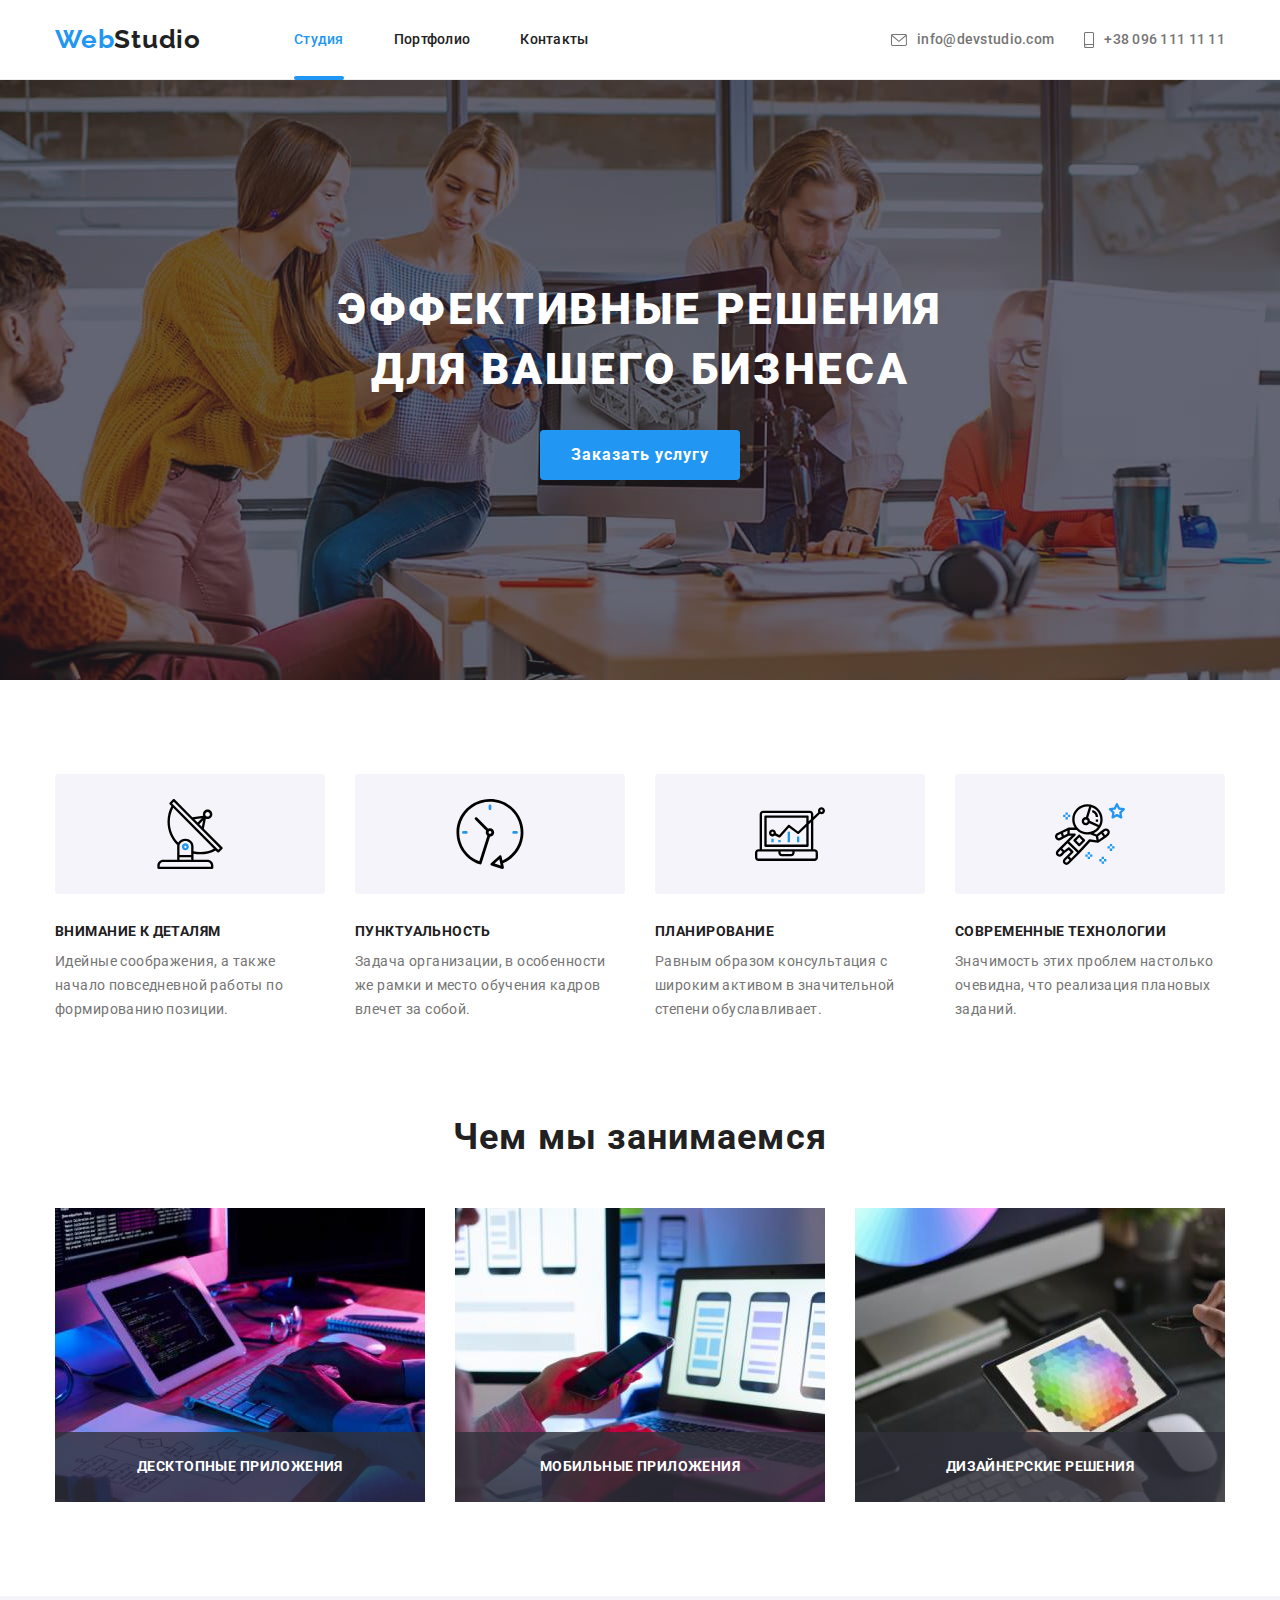
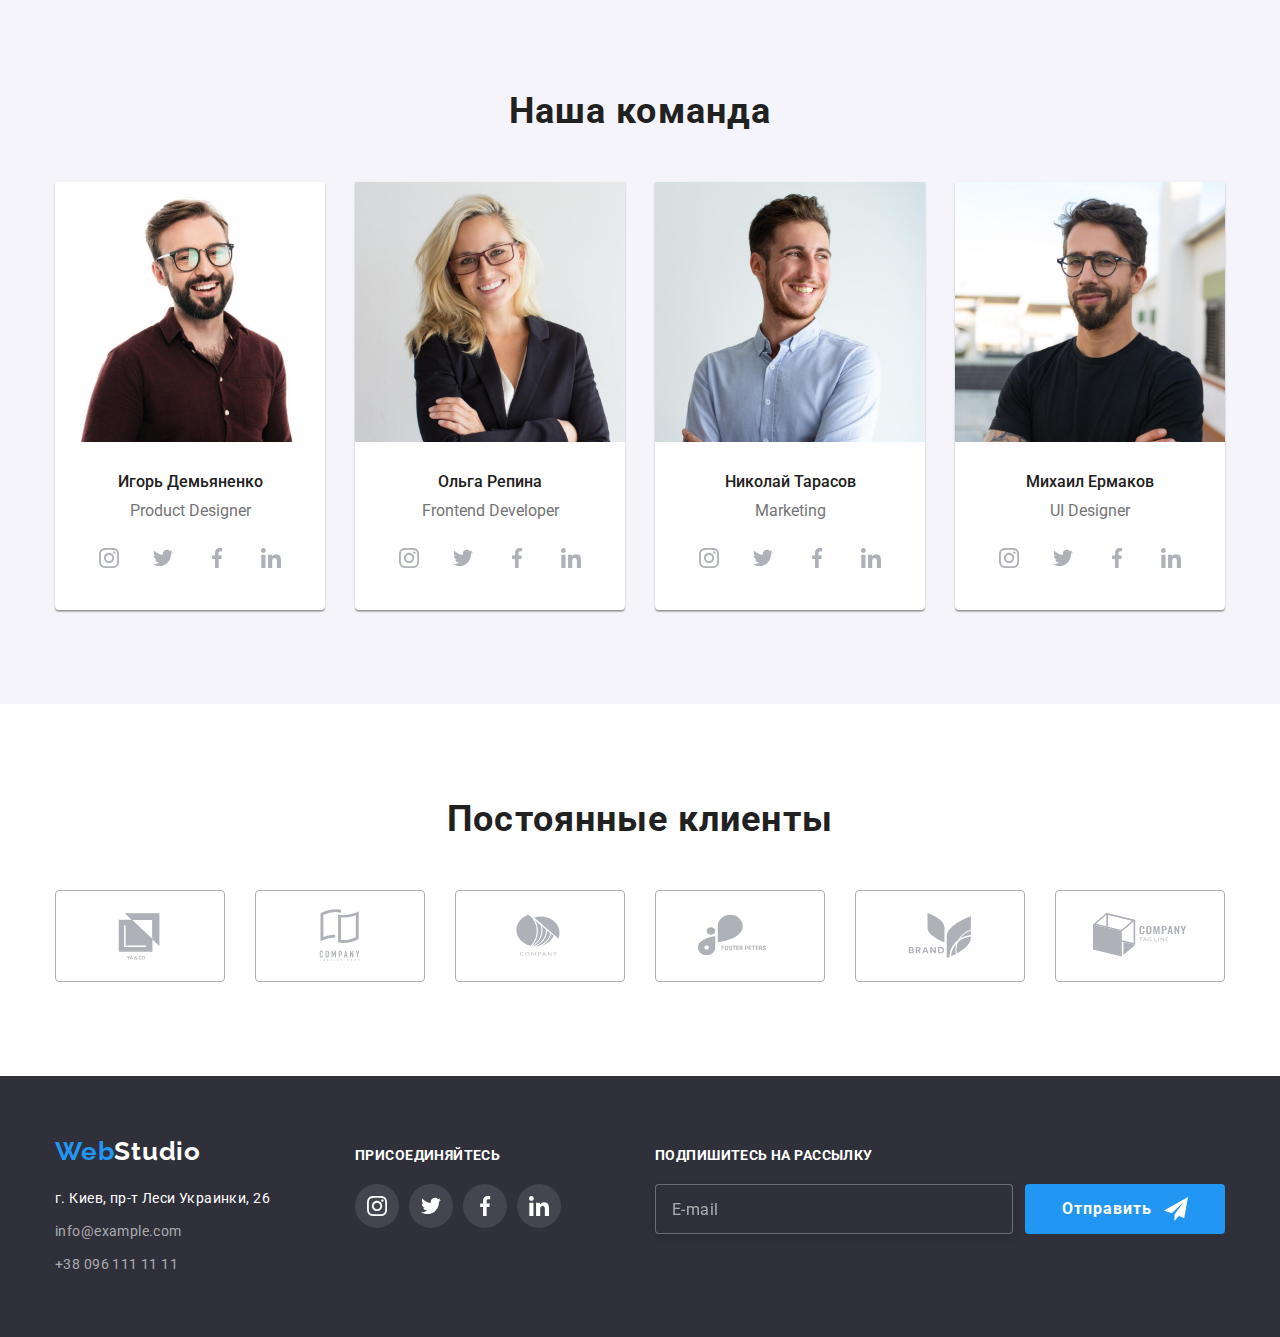
<file: index.html>
<!DOCTYPE html>
<html lang="ru">
  <head>
    <meta charset="UTF-8" />
    <meta http-equiv="X-UA-Compatible" content="IE=edge" />
    <meta name="viewport" content="width=device-width, initial-scale=1.0" />
    <title>Главная страница студии</title>
    <link rel="preconnect" href="https://fonts.googleapis.com" />
    <link rel="preconnect" href="https://fonts.gstatic.com" crossorigin />
    <link
      href="https://fonts.googleapis.com/css2?family=Raleway:wght@700&family=Roboto:wght@400;500;700;900&display=swap"
      rel="stylesheet"
    />
    <link
      rel="stylesheet"
      href="https://cdnjs.cloudflare.com/ajax/libs/modern-normalize/1.1.0/modern-normalize.min.css"
    />
    <link rel="stylesheet" href="./css/main.min.css" / >
  </head>

  <body>
    <header class="header-section">
      <div class="container header-section__container">
        <nav class="main-nav">
          <a lang="en" href="./index.html" class="logo"
            >Web<span class="logo__span">Studio</span></a
          >
          <ul class="main-nav__list">
            <li class="main-nav__item">
              <a href="./index.html" class="main-nav__link main-nav__link--current-page">Студия</a>
            </li>

            <li class="main-nav__item">
              <a href="./portfolio.html" class="main-nav__link">Портфолио</a>
            </li>

            <li class="main-nav__item">
              <a href="" class="main-nav__link">Контакты</a>
            </li>
          </ul>
        </nav>
        <ul class="contacts">
          <li class="contacts__item">
            <a
              href="mailto:info@devstudio.com"
              class="contacts__link"
              aria-label="Написать на почту"
            >
              <svg class="contacts__icon" width="16" height="12">
                <use href="./images/icons.svg#envelope"></use>
              </svg>
              info@devstudio.com
            </a>
          </li>

          <li class="contacts__item">
            <a href="tel:+380961111111" class="contacts__link" aria-label="Позвонить">
              <svg class="contacts__icon" width="10" height="16">
                <use href="./images/icons.svg#smartphone"></use>
              </svg>
              +38 096 111 11 11
            </a>
          </li>
        </ul>
      </div>
    </header>

    <main>
      <!--Hero-->
      <section class="hero-section">
        <div class="container">
          <h1 class="hero-section__title">
            Эффективные решения<br />
            для Вашего бизнеса
          </h1>
          <a class="button" data-modal-open>Заказать услугу</a>
        </div>
      </section>
      <!--Features-->
      <section class="section">
        <div class="container">
          <!--Скрытый заголовок, которого нет в макете-->
          <h2 class="section__title visually-hidden">Особенности</h2>
          <ul class="features-list">
            <li class="features-list__item">
              <div class="features-list__icon-box">
                <svg class="features-list__icon" width="70" height="70">
                  <use href="./images/icons.svg#antenna"></use>
                </svg>
              </div>
              <h3 class="features-list__title">Внимание к деталям</h3>
              <p class="features-list__text">
                Идейные соображения, а также начало повседневной работы по формированию позиции.
              </p>
            </li>

            <li class="features-list__item">
              <div class="features-list__icon-box">
                <svg class="features-list__icon" width="70" height="70">
                  <use href="./images/icons.svg#clock"></use>
                </svg>
              </div>
              <h3 class="features-list__title">Пунктуальность</h3>
              <p class="features-list__text">
                Задача организации, в особенности же рамки и место обучения кадров влечет за собой.
              </p>
            </li>

            <li class="features-list__item">
              <div class="features-list__icon-box">
                <svg class="features-list__icon" width="70" height="70">
                  <use href="./images/icons.svg#diagram"></use>
                </svg>
              </div>
              <h3 class="features-list__title">Планирование</h3>
              <p class="features-list__text">
                Равным образом консультация с широким активом в значительной степени обуславливает.
              </p>
            </li>

            <li class="features-list__item">
              <div class="features-list__icon-box">
                <svg class="features-list__icon" width="70" height="70">
                  <use href="./images/icons.svg#astronaut"></use>
                </svg>
              </div>
              <h3 class="features-list__title">Современные технологии</h3>
              <p class="features-list__text">
                Значимость этих проблем настолько очевидна, что реализация плановых заданий.
              </p>
            </li>
          </ul>
        </div>
      </section>
      <!--Our profile-->
      <section class="section section--no-padding">
        <div class="container">
          <h2 class="section__title">Чем мы занимаемся</h2>
          <ul class="work-list">
            <li class="work-list__item">
              <img src="./images/main/whatwedo1.jpg" alt="Картинка1" width="370" height="294" />
              <div class="work-list__overlay">
                <h3 class="work-list__title">Десктопные приложения</h3>
              </div>
            </li>

            <li class="work-list__item">
              <img src="./images/main/whatwedo2.jpg" alt="Картинка2" width="370" height="294" />
              <div class="work-list__overlay">
                <h3 class="work-list__title">Мобильные приложения</h3>
              </div>
            </li>

            <li class="work-list__item">
              <img src="./images/main/whatwedo3.jpg" alt="Картинка3" width="370" height="294" />
              <div class="work-list__overlay">
                <h3 class="work-list__title">Дизайнерские решения</h3>
              </div>
            </li>
          </ul>
        </div>
      </section>

      <!--Our team-->
      <section class="section section--another-bg-color">
        <div class="container">
          <h2 class="section__title">Наша команда</h2>
          <ul class="team-list">
            <li class="team-list__item">
              <img src="./images/main/teammate1.jpg" alt="Член команды" width="270" height="260" />
              <div class="team-list__meta">
                <h3 class="team-list__title">Игорь Демьяненко</h3>
                <p lang="en" class="team-list__text">Product Designer</p>
                <ul class="socials-list">
                  <li class="socials-list__item">
                    <a
                      class="socials-list__link"
                      href=""
                      target="_blank"
                      rel="noopener noreferrer"
                      aria-label="Иконка instagram"
                    >
                      <svg class="socials-list__icon" width="20" height="20">
                        <use href="./images/icons.svg#instagram"></use>
                      </svg>
                    </a>
                  </li>

                  <li class="socials-list__item">
                    <a
                      class="socials-list__link"
                      href=""
                      target="_blank"
                      rel="noopener noreferrer"
                      aria-label="Иконка twitter"
                    >
                      <svg class="socials-list__icon" width="20" height="20">
                        <use href="./images/icons.svg#twitter"></use>
                      </svg>
                    </a>
                  </li>

                  <li class="socials-list__item">
                    <a
                      class="socials-list__link"
                      href=""
                      target="_blank"
                      rel="noopener noreferrer"
                      aria-label="Иконка facebook"
                    >
                      <svg class="socials-list__icon" width="20" height="20">
                        <use href="./images/icons.svg#facebook"></use>
                      </svg>
                    </a>
                  </li>

                  <li class="socials-list__item">
                    <a
                      class="socials-list__link"
                      href=""
                      target="_blank"
                      rel="noopener noreferrer"
                      aria-label="Иконка linkedin"
                    >
                      <svg class="socials-list__icon" width="20" height="20">
                        <use href="./images/icons.svg#linkedin"></use>
                      </svg>
                    </a>
                  </li>
                </ul>
              </div>
            </li>

            <li class="team-list__item">
              <img src="./images/main/teammate2.jpg" alt="Член команды" width="270" height="260" />
              <div class="team-list__meta">
                <h3 class="team-list__title">Ольга Репина</h3>
                <p lang="en" class="team-list__text">Frontend Developer</p>
                <ul class="socials-list">
                  <li class="socials-list__item">
                    <a
                      class="socials-list__link"
                      href=""
                      target="_blank"
                      rel="noopener noreferrer"
                      aria-label="Иконка instagram"
                    >
                      <svg class="socials-list__icon" width="20" height="20">
                        <use href="./images/icons.svg#instagram"></use>
                      </svg>
                    </a>
                  </li>

                  <li class="socials-list__item">
                    <a
                      class="socials-list__link"
                      href=""
                      target="_blank"
                      rel="noopener noreferrer"
                      aria-label="Иконка twitter"
                    >
                      <svg class="socials-list__icon" width="20" height="20">
                        <use href="./images/icons.svg#twitter"></use>
                      </svg>
                    </a>
                  </li>

                  <li class="socials-list__item">
                    <a
                      class="socials-list__link"
                      href=""
                      target="_blank"
                      rel="noopener noreferrer"
                      aria-label="Иконка facebook"
                    >
                      <svg class="socials-list__icon" width="20" height="20">
                        <use href="./images/icons.svg#facebook"></use>
                      </svg>
                    </a>
                  </li>

                  <li class="socials-list__item">
                    <a
                      class="socials-list__link"
                      href=""
                      target="_blank"
                      rel="noopener noreferrer"
                      aria-label="Иконка linkedin"
                    >
                      <svg class="socials-list__icon" width="20" height="20">
                        <use href="./images/icons.svg#linkedin"></use>
                      </svg>
                    </a>
                  </li>
                </ul>
              </div>
            </li>

            <li class="team-list__item">
              <img src="./images/main/teammate3.jpg" alt="Член команды" width="270" height="260" />
              <div class="team-list__meta">
                <h3 class="team-list__title">Николай Тарасов</h3>
                <p lang="en" class="team-list__text">Marketing</p>
                <ul class="socials-list">
                  <li class="socials-list__item">
                    <a
                      class="socials-list__link"
                      href=""
                      target="_blank"
                      rel="noopener noreferrer"
                      aria-label="Иконка instagram"
                    >
                      <svg class="socials-list__icon" width="20" height="20">
                        <use href="./images/icons.svg#instagram"></use>
                      </svg>
                    </a>
                  </li>

                  <li class="socials-list__item">
                    <a
                      class="socials-list__link"
                      href=""
                      target="_blank"
                      rel="noopener noreferrer"
                      aria-label="Иконка twitter"
                    >
                      <svg class="socials-list__icon" width="20" height="20">
                        <use href="./images/icons.svg#twitter"></use>
                      </svg>
                    </a>
                  </li>

                  <li class="socials-list__item">
                    <a
                      class="socials-list__link"
                      href=""
                      target="_blank"
                      rel="noopener noreferrer"
                      aria-label="Иконка facebook"
                    >
                      <svg class="socials-list__icon" width="20" height="20">
                        <use href="./images/icons.svg#facebook"></use>
                      </svg>
                    </a>
                  </li>

                  <li class="socials-list__item">
                    <a
                      class="socials-list__link"
                      href=""
                      target="_blank"
                      rel="noopener noreferrer"
                      aria-label="Иконка linkedin"
                    >
                      <svg class="socials-list__icon" width="20" height="20">
                        <use href="./images/icons.svg#linkedin"></use>
                      </svg>
                    </a>
                  </li>
                </ul>
              </div>
            </li>

            <li class="team-list__item">
              <img src="./images/main/teammate4.jpg" alt="Член команды" width="270" height="260" />
              <div class="team-list__meta">
                <h3 class="team-list__title">Михаил Ермаков</h3>
                <p lang="en" class="team-list__text">UI Designer</p>
                <ul class="socials-list">
                  <li class="socials-list__item">
                    <a
                      class="socials-list__link"
                      href=""
                      target="_blank"
                      rel="noopener noreferrer"
                      aria-label="Иконка instagram"
                    >
                      <svg class="socials-list__icon" width="20" height="20">
                        <use href="./images/icons.svg#instagram"></use>
                      </svg>
                    </a>
                  </li>

                  <li class="socials-list__item">
                    <a
                      class="socials-list__link"
                      href=""
                      target="_blank"
                      rel="noopener noreferrer"
                      aria-label="Иконка twitter"
                    >
                      <svg class="socials-list__icon" width="20" height="20">
                        <use href="./images/icons.svg#twitter"></use>
                      </svg>
                    </a>
                  </li>

                  <li class="socials-list__item">
                    <a
                      class="socials-list__link"
                      href=""
                      target="_blank"
                      rel="noopener noreferrer"
                      aria-label="Иконка facebook"
                    >
                      <svg class="socials-list__icon" width="20" height="20">
                        <use href="./images/icons.svg#facebook"></use>
                      </svg>
                    </a>
                  </li>

                  <li class="socials-list__item">
                    <a
                      class="socials-list__link"
                      href=""
                      target="_blank"
                      rel="noopener noreferrer"
                      aria-label="Иконка linkedin"
                    >
                      <svg class="socials-list__icon" width="20" height="20">
                        <use href="./images/icons.svg#linkedin"></use>
                      </svg>
                    </a>
                  </li>
                </ul>
              </div>
            </li>
          </ul>
        </div>
      </section>

      <!--Постоянные клиенты-->
      <section class="section">
        <div class="container">
          <h2 class="section__title">Постоянные клиенты</h2>
          <ul class="clients-list">
            <li class="clients-list__item">
              <a
                class="clients-list__link"
                href=""
                target="_blank"
                rel="noopener noreferrer"
                aria-label="Клиент1"
              >
                <svg class="clients-list__icon" width="106" height="60">
                  <use href="./images/icons.svg#client1"></use>
                </svg>
              </a>
            </li>

            <li class="clients-list__item">
              <a
                class="clients-list__link"
                href=""
                target="_blank"
                rel="noopener noreferrer"
                aria-label="Клиент2"
              >
                <svg class="clients-list__icon" width="106" height="60">
                  <use href="./images/icons.svg#client2"></use>
                </svg>
              </a>
            </li>

            <li class="clients-list__item">
              <a
                class="clients-list__link"
                href=""
                target="_blank"
                rel="noopener noreferrer"
                aria-label="Клиент3"
              >
                <svg class="clients-list__icon" width="106" height="60">
                  <use href="./images/icons.svg#client3"></use>
                </svg>
              </a>
            </li>

            <li class="clients-list__item">
              <a
                class="clients-list__link"
                href=""
                target="_blank"
                rel="noopener noreferrer"
                aria-label="Клиент4"
              >
                <svg class="clients-list__icon" width="106" height="60">
                  <use href="./images/icons.svg#client4"></use>
                </svg>
              </a>
            </li>

            <li class="clients-list__item">
              <a
                class="clients-list__link"
                href=""
                target="_blank"
                rel="noopener noreferrer"
                aria-label="Клиент5"
              >
                <svg class="clients-list__icon" width="106" height="60">
                  <use href="./images/icons.svg#client5"></use>
                </svg>
              </a>
            </li>

            <li class="clients-list__item">
              <a
                class="clients-list__link"
                href=""
                target="_blank"
                rel="noopener noreferrer"
                aria-label="Клиент6"
              >
                <svg class="clients-list__icon" width="106" height="60">
                  <use href="./images/icons.svg#client6"></use>
                </svg>
              </a>
            </li>
          </ul>
        </div>
      </section>
    </main>

    <footer class="footer-section">
      <div class="container footer-section__container">
        <div class="footer-section__address">
          <a lang="en" href="./index.html" class="logo"
            >Web<span class="logo__span logo__span--type-white">Studio</span></a
          >
          <address class="address-section">
            <ul class="address-list">
              <li class="address-list__item">
                <a href="" class="address-list__link address-list__link--type-white"
                  >г. Киев, пр-т Леси Украинки, 26</a
                >
              </li>
              <li class="address-list__item">
                <a href="mailto:info@example.com" class="address-list__link">info@example.com</a>
              </li>
              <li class="address-list__item">
                <a href="tel:+380961111111" class="address-list__link">+38 096 111 11 11</a>
              </li>
            </ul>
          </address>
        </div>

        <div class="footer-section__socials">
          <h2 class="footer-section__title">Присоединяйтесь</h2>
          <ul class="socials-list">
            <li class="socials-list__item">
              <a
                class="socials-list__link socials-list__link--inverted"
                href=""
                target="_blank"
                rel="noopener noreferrer"
                aria-label="Иконка instagram"
              >
                <svg class="socials-list__icon" width="20" height="20">
                  <use href="./images/icons.svg#instagram"></use>
                </svg>
              </a>
            </li>

            <li class="socials-list__item">
              <a
                class="socials-list__link socials-list__link--inverted"
                href=""
                target="_blank"
                rel="noopener noreferrer"
                aria-label="Иконка twitter"
              >
                <svg class="socials-list__icon" width="20" height="20">
                  <use href="./images/icons.svg#twitter"></use>
                </svg>
              </a>
            </li>

            <li class="socials-list__item">
              <a
                class="socials-list__link socials-list__link--inverted"
                href=""
                target="_blank"
                rel="noopener noreferrer"
                aria-label="Иконка facebook"
              >
                <svg class="socials-list__icon" width="20" height="20">
                  <use href="./images/icons.svg#facebook"></use>
                </svg>
              </a>
            </li>

            <li class="socials-list__item">
              <a
                class="socials-list__link socials-list__link--inverted"
                href=""
                target="_blank"
                rel="noopener noreferrer"
                aria-label="Иконка linkedin"
              >
                <svg class="socials-list__icon" width="20" height="20">
                  <use href="./images/icons.svg#linkedin"></use>
                </svg>
              </a>
            </li>
          </ul>
        </div>

        <div class="footer-section__form">
          <h2 class="footer-section__title">Подпишитесь на рассылку</h2>
          <form action="" class="subscribe-form">
            <div class="subscribe-form__field">
              <input
                type="email"
                name="email"
                id="email"
                class="subscribe-form__email"
                placeholder="E-mail"
              />
            </div>
            <div class="subscribe-form__submit">
              <button type="submit" class="button button--submit">
                Отправить
                <svg class="subscribe-form__icon" width="24" height="24">
                  <use href="./images/icons.svg#subscribe-icon"></use>
                </svg>
              </button>
            </div>
          </form>
        </div>
      </div>
    </footer>

    <div class="backdrop is-hidden" data-modal>
      <div class="modal">
        <button class="close-button" data-modal-close>
          <svg class="close-button__icon" width="18" height="18">
            <use href="./images/icons.svg#close-button"></use>
          </svg>
        </button>
        <form action="" class="modal-form">
          <h2 class="modal-form__title">Оставьте свои данные, мы вам перезвоним</h2>
          <ul class="modal-form__list">
            <li class="modal-form__item">
              <div class="modal-form__field">
                <label for="name" class="modal-form__label">Имя</label>
                <input type="text" name="name" id="name" class="modal-form__input" autofocus />
                <svg class="modal-form__icon" width="18" height="18">
                  <use href="./images/icons.svg#modal-name"></use>
                </svg>
              </div>
            </li>

            <li class="modal-form__item">
              <div class="modal-form__field">
                <label for="tel" class="modal-form__label">Телефон</label>
                <input type="tel" name="tel" id="tel" class="modal-form__input" />
                <svg class="modal-form__icon" width="18" height="18">
                  <use href="./images/icons.svg#modal-tel"></use>
                </svg>
              </div>
            </li>

            <li class="modal-form__item">
              <div class="modal-form__field">
                <label for="email" class="modal-form__label">Почта</label>
                <input type="email" name="email" id="email" class="modal-form__input" />
                <svg class="modal-form__icon" width="18" height="18">
                  <use href="./images/icons.svg#modal-email"></use>
                </svg>
              </div>
            </li>

            <li class="modal-form__item">
              <div class="modal-form__field">
                <label for="modal-form__comment" class="modal-form__label">Комментарий</label>
                <textarea
                  name="modal-form__comment"
                  id="modal-form__comment"
                  rows="10"
                  class="modal-form__comment"
                  placeholder="Введите текст"
                ></textarea>
              </div>
            </li>
          </ul>

          <div class="checkbox">
            <label class="checkbox__label">
              <input
                type="checkbox"
                name="policy"
                id="pocily"
                class="checkbox__input visually-hidden"
              />
              <span class="checkbox__icon"></span>
              Соглашаюсь с рассылкой и принимаю&nbsp
              <a href="" class="modal-form__link">Условия договора</a>
            </label>
          </div>
          <div class="modal-form__submit">
            <button type="submit" class="button button--submit">Отправить</button>
          </div>
        </form>
      </div>
    </div>

    <script src="./js/modal.js"></script>
  </body>
</html>
</file>
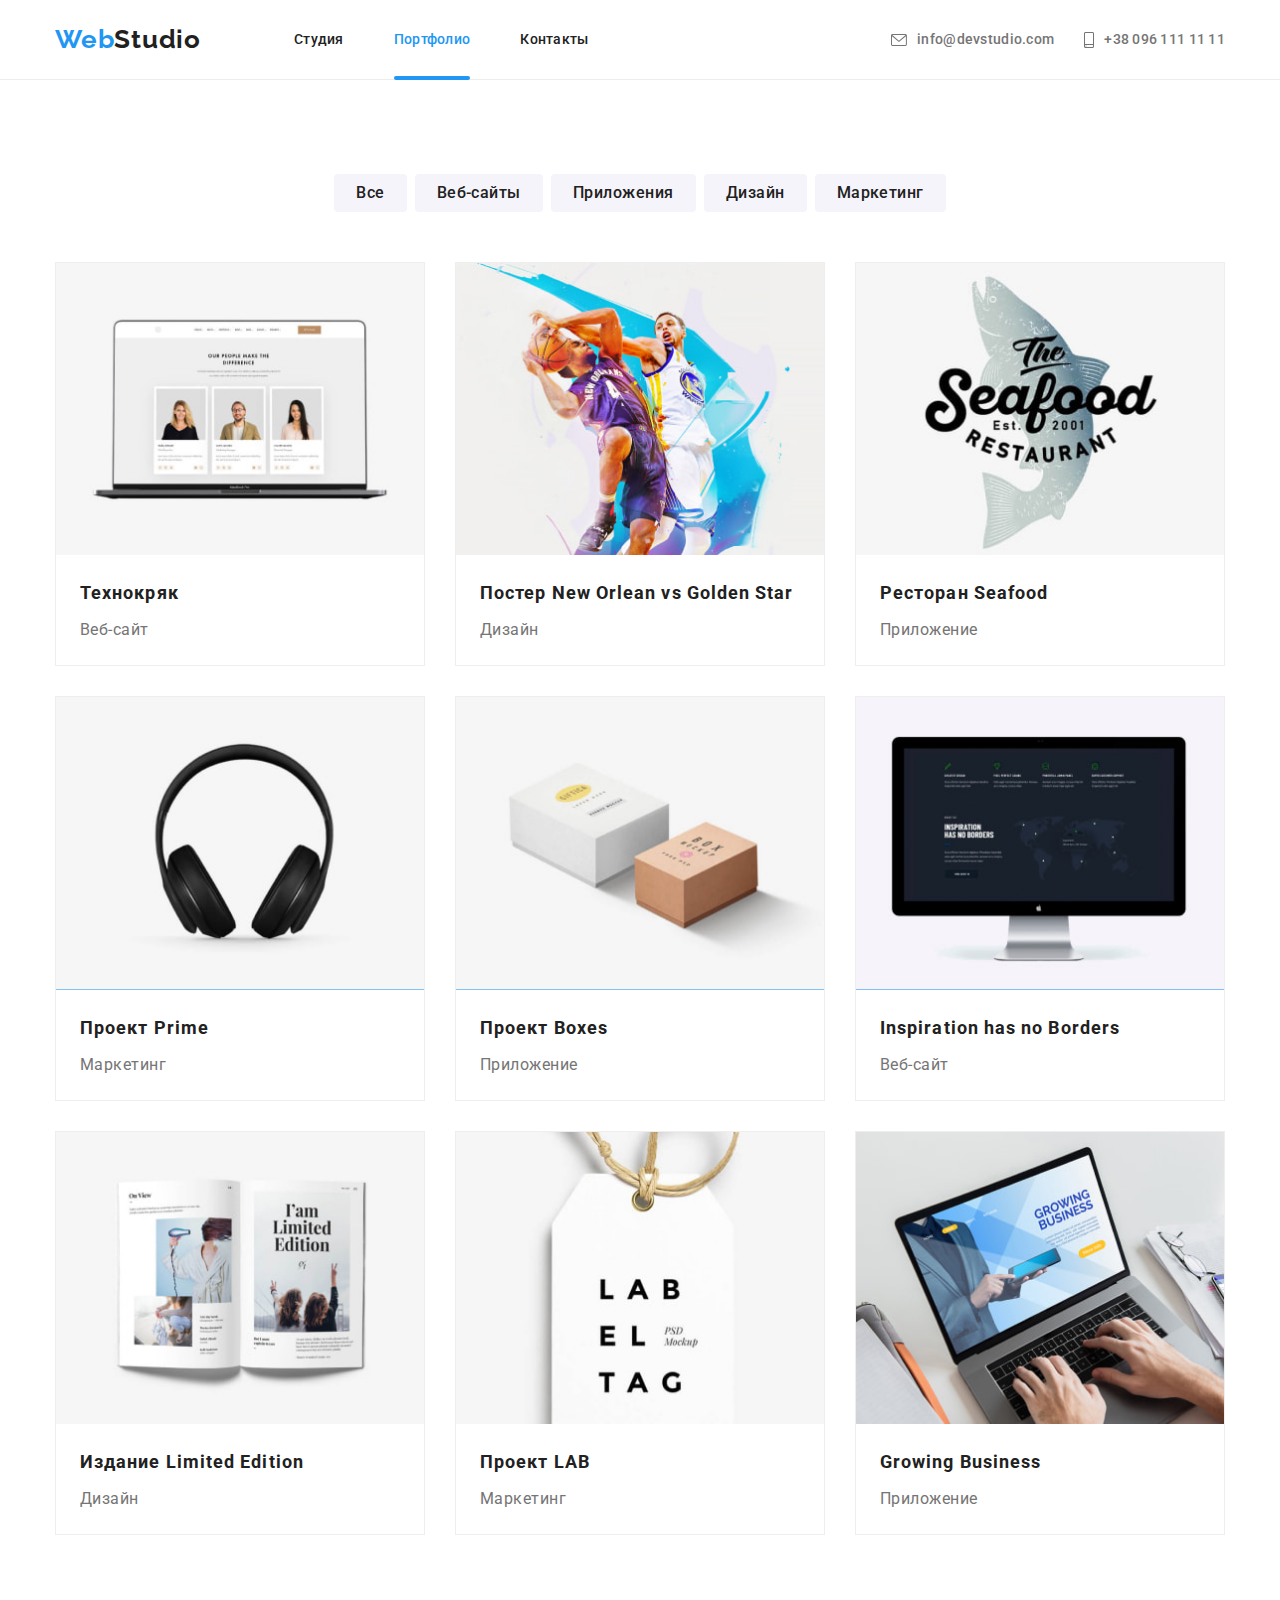
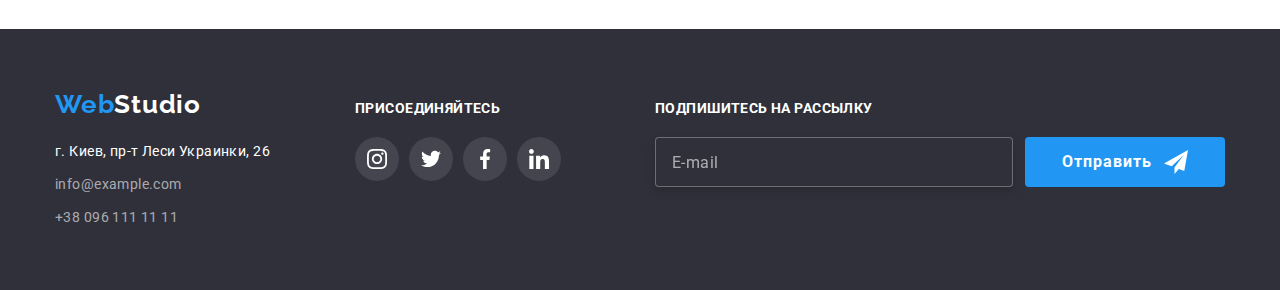
<file: portfolio.html>
<!DOCTYPE html>
<html lang="ru">
  <head>
    <meta charset="UTF-8" />
    <meta http-equiv="X-UA-Compatible" content="IE=edge" />
    <meta name="viewport" content="width=device-width, initial-scale=1.0" />
    <title>Портфолио студии</title>
    <link rel="preconnect" href="https://fonts.googleapis.com" />
    <link rel="preconnect" href="https://fonts.gstatic.com" crossorigin />
    <link
      href="https://fonts.googleapis.com/css2?family=Raleway:wght@700&family=Roboto:wght@400;500;700;900&display=swap"
      rel="stylesheet"
    />
    <link
      rel="stylesheet"
      href="https://cdnjs.cloudflare.com/ajax/libs/modern-normalize/1.1.0/modern-normalize.min.css"
    />
    <link rel="stylesheet" href="./css/main.min.css" />
  </head>
  <body>
    <header class="header-section">
      <div class="container header-section__container">
        <nav class="main-nav">
          <a lang="en" href="./index.html" class="logo"
            >Web<span class="logo__span">Studio</span></a
          >
          <ul class="main-nav__list">
            <li class="main-nav__item">
              <a href="./index.html" class="main-nav__link">Студия</a>
            </li>

            <li class="main-nav__item">
              <a href="./portfolio.html" class="main-nav__link main-nav__link--current-page"
                >Портфолио</a
              >
            </li>

            <li class="main-nav__item">
              <a href="" class="main-nav__link">Контакты</a>
            </li>
          </ul>
        </nav>
        <ul class="contacts">
          <li class="contacts__item">
            <a
              href="mailto:info@devstudio.com"
              class="contacts__link"
              aria-label="Написать на почту"
            >
              <svg class="contacts__icon" width="16" height="12">
                <use href="./images/icons.svg#envelope"></use>
              </svg>
              info@devstudio.com
            </a>
          </li>

          <li class="contacts__item">
            <a href="tel:+380961111111" class="contacts__link" aria-label="Позвонить">
              <svg class="contacts__icon" width="10" height="16">
                <use href="./images/icons.svg#smartphone"></use>
              </svg>
              +38 096 111 11 11
            </a>
          </li>
        </ul>
      </div>
    </header>

    <main>
      <section class="section">
        <div class="container">
          <h1 class="section__title visually-hidden">Портфолио студии</h1>

          <ul class="filter">
            <li class="filter__item">
              <button class="filter__btn" type="button">Все</button>
            </li>

            <li class="filter__item">
              <button class="filter__btn" type="button">Веб-сайты</button>
            </li>

            <li class="filter__item">
              <button class="filter__btn" type="button">Приложения</button>
            </li>

            <li class="filter__item">
              <button class="filter__btn" type="button">Дизайн</button>
            </li>

            <li class="filter__item">
              <button class="filter__btn" type="button">Маркетинг</button>
            </li>
          </ul>

          <ul class="portfolio-list">
            <li class="portfolio-list__item">
              <a href="" class="portfolio-list__link">
                <div class="portfolio-list__thumb">
                  <img
                    src="./images/portfolio/portfolio1.jpg"
                    alt="Технокряк"
                    width="370"
                    height="294"
                  />
                  <div class="portfolio-list__overlay">
                    <p class="portfolio-list__description">
                      Ресурс предлагает комплексные предложения с разным уровнем функционала и
                      сервисов. Все это позволит посетителю получить исчерпывающие сведения о
                      компании или частном лице.
                    </p>
                  </div>
                </div>
                <div class="portfolio-list__meta">
                  <h2 class="portfolio-list__title">Технокряк</h2>
                  <p class="portfolio-list__text">Веб-сайт</p>
                </div>
              </a>
            </li>

            <li class="portfolio-list__item">
              <a href="" class="portfolio-list__link">
                <div class="portfolio-list__thumb">
                  <img
                    src="./images/portfolio/portfolio2.jpg"
                    alt="Постер New Orlean vs Golden Star"
                    width="370"
                    height="294"
                  />
                  <div class="portfolio-list__overlay">
                    <p class="portfolio-list__description">
                      Ресурс предлагает комплексные предложения с разным уровнем функционала и
                      сервисов. Все это позволит посетителю получить исчерпывающие сведения о
                      компании или частном лице.
                    </p>
                  </div>
                </div>
                <div class="portfolio-list__meta">
                  <h2 class="portfolio-list__title">Постер New Orlean vs Golden Star</h2>
                  <p class="portfolio-list__text">Дизайн</p>
                </div>
              </a>
            </li>

            <li class="portfolio-list__item">
              <a href="" class="portfolio-list__link">
                <div class="portfolio-list__thumb">
                  <img
                    src="./images/portfolio/portfolio3.jpg"
                    alt="Ресторан Seafood"
                    width="370"
                    height="294"
                  />
                  <div class="portfolio-list__overlay">
                    <p class="portfolio-list__description">
                      Ресурс предлагает комплексные предложения с разным уровнем функционала и
                      сервисов. Все это позволит посетителю получить исчерпывающие сведения о
                      компании или частном лице.
                    </p>
                  </div>
                </div>
                <div class="portfolio-list__meta">
                  <h2 class="portfolio-list__title">Ресторан Seafood</h2>
                  <p class="portfolio-list__text">Приложение</p>
                </div>
              </a>
            </li>

            <li class="portfolio-list__item">
              <a href="" class="portfolio-list__link">
                <div class="portfolio-list__thumb">
                  <img
                    src="./images/portfolio/portfolio4.jpg"
                    alt="Проект Prime"
                    width="370"
                    height="294"
                  />
                  <div class="portfolio-list__overlay">
                    <p class="portfolio-list__description">
                      Ресурс предлагает комплексные предложения с разным уровнем функционала и
                      сервисов. Все это позволит посетителю получить исчерпывающие сведения о
                      компании или частном лице.
                    </p>
                  </div>
                </div>
                <div class="portfolio-list__meta">
                  <h2 class="portfolio-list__title">Проект Prime</h2>
                  <p class="portfolio-list__text">Маркетинг</p>
                </div>
              </a>
            </li>

            <li class="portfolio-list__item">
              <a href="" class="portfolio-list__link">
                <div class="portfolio-list__thumb">
                  <img
                    src="./images/portfolio/portfolio5.jpg"
                    alt="Проект Boxes"
                    width="370"
                    height="294"
                  />
                  <div class="portfolio-list__overlay">
                    <p class="portfolio-list__description">
                      Ресурс предлагает комплексные предложения с разным уровнем функционала и
                      сервисов. Все это позволит посетителю получить исчерпывающие сведения о
                      компании или частном лице.
                    </p>
                  </div>
                </div>
                <div class="portfolio-list__meta">
                  <h2 class="portfolio-list__title">Проект Boxes</h2>
                  <p class="portfolio-list__text">Приложение</p>
                </div>
              </a>
            </li>

            <li class="portfolio-list__item">
              <a href="" class="portfolio-list__link">
                <div class="portfolio-list__thumb">
                  <img
                    src="./images/portfolio/portfolio6.jpg"
                    alt="Inspiration has no Borders"
                    width="370"
                    height="294"
                  />
                  <div class="portfolio-list__overlay">
                    <p class="portfolio-list__description">
                      Ресурс предлагает комплексные предложения с разным уровнем функционала и
                      сервисов. Все это позволит посетителю получить исчерпывающие сведения о
                      компании или частном лице.
                    </p>
                  </div>
                </div>
                <div class="portfolio-list__meta">
                  <h2 class="portfolio-list__title">Inspiration has no Borders</h2>
                  <p class="portfolio-list__text">Веб-сайт</p>
                </div>
              </a>
            </li>

            <li class="portfolio-list__item">
              <a href="" class="portfolio-list__link">
                <div class="portfolio-list__thumb">
                  <img
                    src="./images/portfolio/portfolio7.jpg"
                    alt="Издание Limited Edition"
                    width="370"
                    height="294"
                  />
                  <div class="portfolio-list__overlay">
                    <p class="portfolio-list__description">
                      Ресурс предлагает комплексные предложения с разным уровнем функционала и
                      сервисов. Все это позволит посетителю получить исчерпывающие сведения о
                      компании или частном лице.
                    </p>
                  </div>
                </div>
                <div class="portfolio-list__meta">
                  <h2 class="portfolio-list__title">Издание Limited Edition</h2>
                  <p class="portfolio-list__text">Дизайн</p>
                </div>
              </a>
            </li>

            <li class="portfolio-list__item">
              <a href="" class="portfolio-list__link">
                <div class="portfolio-list__thumb">
                  <img
                    src="./images/portfolio/portfolio8.jpg"
                    alt="Проект LAB"
                    width="370"
                    height="294"
                  />
                  <div class="portfolio-list__overlay">
                    <p class="portfolio-list__description">
                      Ресурс предлагает комплексные предложения с разным уровнем функционала и
                      сервисов. Все это позволит посетителю получить исчерпывающие сведения о
                      компании или частном лице.
                    </p>
                  </div>
                </div>
                <div class="portfolio-list__meta">
                  <h2 class="portfolio-list__title">Проект LAB</h2>
                  <p class="portfolio-list__text">Маркетинг</p>
                </div>
              </a>
            </li>

            <li class="portfolio-list__item">
              <a href="" class="portfolio-list__link">
                <div class="portfolio-list__thumb">
                  <img
                    src="./images/portfolio/portfolio9.jpg"
                    alt="Growing Business"
                    width="370"
                    height="294"
                  />
                  <div class="portfolio-list__overlay">
                    <p class="portfolio-list__description">
                      Ресурс предлагает комплексные предложения с разным уровнем функционала и
                      сервисов. Все это позволит посетителю получить исчерпывающие сведения о
                      компании или частном лице.
                    </p>
                  </div>
                </div>
                <div class="portfolio-list__meta">
                  <h2 class="portfolio-list__title">Growing Business</h2>
                  <p class="portfolio-list__text">Приложение</p>
                </div>
              </a>
            </li>
          </ul>
        </div>
      </section>
    </main>

    <footer class="footer-section">
      <div class="container footer-section__container">
        <div class="footer-section__address">
          <a lang="en" href="./index.html" class="logo"
            >Web<span class="logo__span logo__span--type-white">Studio</span></a
          >
          <address class="address-section">
            <ul class="address-list">
              <li class="address-list__item">
                <a href="" class="address-list__link address-list__link--type-white"
                  >г. Киев, пр-т Леси Украинки, 26</a
                >
              </li>
              <li class="address-list__item">
                <a href="mailto:info@example.com" class="address-list__link">info@example.com</a>
              </li>
              <li class="address-list__item">
                <a href="tel:+380961111111" class="address-list__link">+38 096 111 11 11</a>
              </li>
            </ul>
          </address>
        </div>

        <div class="footer-section__socials">
          <h2 class="footer-section__title">Присоединяйтесь</h2>
          <ul class="socials-list">
            <li class="socials-list__item">
              <a
                class="socials-list__link socials-list__link--inverted"
                href=""
                target="_blank"
                rel="noopener noreferrer"
                aria-label="Иконка instagram"
              >
                <svg class="socials-list__icon" width="20" height="20">
                  <use href="./images/icons.svg#instagram"></use>
                </svg>
              </a>
            </li>

            <li class="socials-list__item">
              <a
                class="socials-list__link socials-list__link--inverted"
                href=""
                target="_blank"
                rel="noopener noreferrer"
                aria-label="Иконка twitter"
              >
                <svg class="socials-list__icon" width="20" height="20">
                  <use href="./images/icons.svg#twitter"></use>
                </svg>
              </a>
            </li>

            <li class="socials-list__item">
              <a
                class="socials-list__link socials-list__link--inverted"
                href=""
                target="_blank"
                rel="noopener noreferrer"
                aria-label="Иконка facebook"
              >
                <svg class="socials-list__icon" width="20" height="20">
                  <use href="./images/icons.svg#facebook"></use>
                </svg>
              </a>
            </li>

            <li class="socials-list__item">
              <a
                class="socials-list__link socials-list__link--inverted"
                href=""
                target="_blank"
                rel="noopener noreferrer"
                aria-label="Иконка linkedin"
              >
                <svg class="socials-list__icon" width="20" height="20">
                  <use href="./images/icons.svg#linkedin"></use>
                </svg>
              </a>
            </li>
          </ul>
        </div>

        <div class="footer-section__form">
          <h2 class="footer-section__title">Подпишитесь на рассылку</h2>
          <form action="" class="subscribe-form">
            <div class="subscribe-form__field">
              <input
                type="email"
                name="email"
                id="email"
                class="subscribe-form__email"
                placeholder="E-mail"
              />
            </div>
            <div class="subscribe-form__submit">
              <button type="submit" class="button button--submit">
                Отправить
                <svg class="subscribe-form__icon" width="24" height="24">
                  <use href="./images/icons.svg#subscribe-icon"></use>
                </svg>
              </button>
            </div>
          </form>
        </div>
      </div>
    </footer>
  </body>
</html>
</file>
<file: css/main.min.css>
:root{--primary-text-color: #757575;--title-text-color: #212121;--white-text-color: #ffffff;--accent-color: #2196f3;--primary-bg-color: #ffffff;--secondary-bg-color: #f5f4fa;--icon-color: #afb1b8;--items: 1;--indent: 30px}.visually-hidden{position:absolute;width:1px;height:1px;margin:-1px;border:0;padding:0;white-space:nowrap;-webkit-clip-path:inset(100%);clip-path:inset(100%);clip:rect(0 0 0 0);overflow:hidden}h1,h2,h3,p{margin:0}img{display:block;max-width:100%;height:auto}ul{margin:0;padding:0;list-style:none}body{font-family:'Roboto', sans-serif;color:var(--primary-text-color);background-color:var(--primary-bg-color);-webkit-box-sizing:border-box;box-sizing:border-box}a{font-weight:500;font-size:14px;line-height:1.14;letter-spacing:0.02em;text-decoration:none;color:var(--title-text-color);-webkit-transition:color 250ms cubic-bezier(0.4, 0, 0.2, 1);transition:color 250ms cubic-bezier(0.4, 0, 0.2, 1)}a:hover,a:focus{color:var(--accent-color)}.section{padding:94px 0}.section__title{margin-bottom:50px;font-weight:700;font-size:36px;line-height:1.17;text-align:center;letter-spacing:0.03em;color:var(--title-text-color);cursor:default}.section--no-padding{padding-top:0}.section--another-bg-color{background-color:#f5f4fa}.container{width:1200px;margin:0 auto;padding:0 15px}.features-list,.work-list,.team-list,.clients-list,.portfolio-list{display:-webkit-box;display:-ms-flexbox;display:flex;-ms-flex-wrap:wrap;flex-wrap:wrap;gap:var(--indent)}.features-list__item,.work-list__item,.team-list__item,.clients-list__item,.portfolio-list__item{-ms-flex-preferred-size:calc((100% - var(--indent) * (var(--items) - 1)) / var(--items));flex-basis:calc((100% - var(--indent) * (var(--items) - 1)) / var(--items))}.logo{font-family:'Raleway', sans-serif;font-weight:700;font-size:26px;line-height:1.19;letter-spacing:0.03em;color:var(--accent-color)}.logo__span{color:var(--title-text-color)}.logo__span--type-white{color:var(--white-text-color)}.backdrop{position:fixed;top:0;left:0;width:100%;height:100%;background-color:rgba(0,0,0,0.2);visibility:visible;opacity:1;-webkit-transition:visibility 250ms cubic-bezier(0.4, 0, 0.2, 1),opacity 250ms cubic-bezier(0.4, 0, 0.2, 1);transition:visibility 250ms cubic-bezier(0.4, 0, 0.2, 1),opacity 250ms cubic-bezier(0.4, 0, 0.2, 1)}.backdrop.is-hidden{visibility:hidden;opacity:0;pointer-events:none}.modal{position:absolute;top:50%;left:50%;width:528px;background-color:var(--primary-bg-color);border-radius:4px;-webkit-transform:translate(-50%, -50%) scale(1);transform:translate(-50%, -50%) scale(1);-webkit-transition:-webkit-transform 250ms cubic-bezier(0.4, 0, 0.2, 1);transition:-webkit-transform 250ms cubic-bezier(0.4, 0, 0.2, 1);transition:transform 250ms cubic-bezier(0.4, 0, 0.2, 1);transition:transform 250ms cubic-bezier(0.4, 0, 0.2, 1), -webkit-transform 250ms cubic-bezier(0.4, 0, 0.2, 1)}.backdrop.is-hidden .modal{-webkit-transform:translate(-50%, -50%) scale(0.9);transform:translate(-50%, -50%) scale(0.9)}.modal-form{padding:40px}.modal-form__title{margin-bottom:12px;font-weight:700;font-size:20px;line-height:1.15;letter-spacing:0.03em;color:var(--title-text-color)}.modal-form__item{margin-bottom:10px}.modal-form__item:last-child{margin-bottom:20px}.modal-form__icon{position:absolute;top:50%;left:12px;fill:currentColor}.modal-form__label{display:block;margin-bottom:4px;font-size:12px;line-height:1.17;letter-spacing:0.01em;color:var(--primary-text-color)}.modal-form__submit{display:-webkit-box;display:-ms-flexbox;display:flex;-webkit-box-pack:center;-ms-flex-pack:center;justify-content:center}.modal-form__field{position:relative;color:var(--title-text-color);-webkit-transition:color 250ms cubic-bezier(0.4, 0, 0.2, 1);transition:color 250ms cubic-bezier(0.4, 0, 0.2, 1)}.modal-form__field:focus-within{color:var(--accent-color)}.modal-form__input{width:100%;height:40px;padding-left:42px;border:1px solid rgba(33,33,33,0.2);border-radius:4px}.modal-form__input:focus{border:1px solid var(--accent-color)}.modal-form__comment{display:block;width:100%;height:120px;padding:12px 16px;font-size:14px;line-height:1.14;letter-spacing:0.01em;border:1px solid rgba(33,33,33,0.2);border-radius:4px;resize:none}.modal-form__comment:focus{border:1px solid var(--accent-color)}.modal-form__comment::-webkit-input-placeholder{color:rgba(117,117,117,0.5)}.modal-form__comment:-ms-input-placeholder{color:rgba(117,117,117,0.5)}.modal-form__comment::-ms-input-placeholder{color:rgba(117,117,117,0.5)}.modal-form__comment::placeholder{color:rgba(117,117,117,0.5)}.modal-form__link{font-size:14px;line-height:1.71;letter-spacing:0.03em;color:var(--accent-color)}.modal-form__link:hover,.modal-form__link:focus{color:#188ce8}.close-button{display:-webkit-box;display:-ms-flexbox;display:flex;-webkit-box-align:center;-ms-flex-align:center;align-items:center;-webkit-box-pack:center;-ms-flex-pack:center;justify-content:center;position:absolute;top:8px;right:8px;width:30px;height:30px;background-color:transparent;border:1px solid rgba(0,0,0,0.1);border-radius:50%;-webkit-transition:color 250ms cubic-bezier(0.4, 0, 0.2, 1);transition:color 250ms cubic-bezier(0.4, 0, 0.2, 1);cursor:pointer}.close-button:hover,.close-button:focus{color:var(--accent-color)}.close-button__icon{fill:currentColor}.subscribe-form{display:-webkit-box;display:-ms-flexbox;display:flex;gap:12px}.subscribe-form__icon{margin-left:12px}.subscribe-form__email{min-width:358px;height:50px;padding-left:16px;background-color:#2f303a;color:var(--white-text-color);border:1px solid rgba(255,255,255,0.3);-webkit-filter:drop-shadow(0px 4px 4px rgba(0,0,0,0.15));filter:drop-shadow(0px 4px 4px rgba(0,0,0,0.15));border-radius:4px}.subscribe-form__email:focus{border:1px solid var(--accent-color)}.subscribe-form__email::-webkit-input-placeholder{font-size:16px;line-height:1.25;letter-spacing:0.03em;color:rgba(255,255,255,0.6)}.subscribe-form__email:-ms-input-placeholder{font-size:16px;line-height:1.25;letter-spacing:0.03em;color:rgba(255,255,255,0.6)}.subscribe-form__email::-ms-input-placeholder{font-size:16px;line-height:1.25;letter-spacing:0.03em;color:rgba(255,255,255,0.6)}.subscribe-form__email::placeholder{font-size:16px;line-height:1.25;letter-spacing:0.03em;color:rgba(255,255,255,0.6)}.checkbox{margin-bottom:30px}.checkbox__label{display:-webkit-box;display:-ms-flexbox;display:flex;-webkit-box-align:center;-ms-flex-align:center;align-items:center;-webkit-box-pack:center;-ms-flex-pack:center;justify-content:center;font-size:14px;line-height:1.71;letter-spacing:0.03em;color:var(--primary-text-color)}.checkbox__icon{margin-right:8px;width:15px;height:15px;border:2px solid var(--title-text-color);border-radius:2px;cursor:pointer}.checkbox__input:checked+.checkbox__icon{border-color:transparent;background-color:var(--accent-color);background-image:url(../images/checkbox-icon.svg);background-size:contain;background-repeat:no-repeat;background-origin:border-box}.button{display:inline-block;width:200px;height:50px;padding:10px 0;font-weight:700;font-size:16px;line-height:1.88;letter-spacing:0.06em;color:var(--white-text-color);background-color:var(--accent-color);border-radius:4px;border-width:0;-webkit-transition:background-color 250ms cubic-bezier(0.4, 0, 0.2, 1),color 250ms cubic-bezier(0.4, 0, 0.2, 1);transition:background-color 250ms cubic-bezier(0.4, 0, 0.2, 1),color 250ms cubic-bezier(0.4, 0, 0.2, 1);cursor:pointer}.button:hover,.button:focus{color:var(--white-text-color);background-color:#188ce8}.button--submit{display:-webkit-box;display:-ms-flexbox;display:flex;-webkit-box-align:center;-ms-flex-align:center;align-items:center;-webkit-box-pack:center;-ms-flex-pack:center;justify-content:center}.socials-list{display:-webkit-box;display:-ms-flexbox;display:flex;-webkit-box-align:center;-ms-flex-align:center;align-items:center;-webkit-box-pack:center;-ms-flex-pack:center;justify-content:center;gap:10px}.socials-list__item{width:44px;height:44px}.socials-list__icon{fill:currentColor}.socials-list__link{display:-webkit-box;display:-ms-flexbox;display:flex;width:100%;height:100%;-webkit-box-align:center;-ms-flex-align:center;align-items:center;-webkit-box-pack:center;-ms-flex-pack:center;justify-content:center;color:var(--icon-color);border-radius:50%;-webkit-transition:background-color 250ms cubic-bezier(0.4, 0, 0.2, 1),color 250ms cubic-bezier(0.4, 0, 0.2, 1);transition:background-color 250ms cubic-bezier(0.4, 0, 0.2, 1),color 250ms cubic-bezier(0.4, 0, 0.2, 1)}.socials-list__link--inverted{background-color:rgba(255,255,255,0.1);color:var(--white-text-color)}.socials-list__link:hover,.socials-list__link:focus{color:var(--white-text-color);background-color:var(--accent-color)}.address-section{margin-top:20px}.address-list__item:not(:last-child){margin-bottom:9px}.address-list__link{display:inline-block;font-size:14px;font-weight:400;font-style:normal;line-height:1.71;letter-spacing:0.03em;color:rgba(255,255,255,0.6);text-decoration:none;-webkit-transition:color 250ms cubic-bezier(0.4, 0, 0.2, 1);transition:color 250ms cubic-bezier(0.4, 0, 0.2, 1)}.address-list__link:hover,.address-list__link:focus{color:var(--accent-color)}.address-list__link--type-white{color:var(--white-text-color)}.filter{display:-webkit-box;display:-ms-flexbox;display:flex;-webkit-box-pack:center;-ms-flex-pack:center;justify-content:center;margin-bottom:50px;gap:8px}.filter__btn{padding:6px 22px;font-weight:500;font-size:16px;line-height:1.62;text-align:center;letter-spacing:0.03em;background-color:var(--secondary-bg-color);color:var(--title-text-color);border-radius:4px;border-width:0;-webkit-transition:background-color 250ms cubic-bezier(0.4, 0, 0.2, 1),color 250ms cubic-bezier(0.4, 0, 0.2, 1),-webkit-box-shadow 250ms cubic-bezier(0.4, 0, 0.2, 1);transition:background-color 250ms cubic-bezier(0.4, 0, 0.2, 1),color 250ms cubic-bezier(0.4, 0, 0.2, 1),-webkit-box-shadow 250ms cubic-bezier(0.4, 0, 0.2, 1);transition:background-color 250ms cubic-bezier(0.4, 0, 0.2, 1),color 250ms cubic-bezier(0.4, 0, 0.2, 1),box-shadow 250ms cubic-bezier(0.4, 0, 0.2, 1);transition:background-color 250ms cubic-bezier(0.4, 0, 0.2, 1),color 250ms cubic-bezier(0.4, 0, 0.2, 1),box-shadow 250ms cubic-bezier(0.4, 0, 0.2, 1),-webkit-box-shadow 250ms cubic-bezier(0.4, 0, 0.2, 1);cursor:pointer}.filter__btn:hover,.filter__btn:focus{background-color:var(--accent-color);color:var(--white-text-color);-webkit-box-shadow:0px 3px 1px rgba(0,0,0,0.1),0px 1px 2px rgba(0,0,0,0.08),0px 2px 2px rgba(0,0,0,0.12);box-shadow:0px 3px 1px rgba(0,0,0,0.1),0px 1px 2px rgba(0,0,0,0.08),0px 2px 2px rgba(0,0,0,0.12)}.header-section{border-bottom:1px solid #ececec}.header-section__container{display:-webkit-box;display:-ms-flexbox;display:flex;-webkit-box-align:center;-ms-flex-align:center;align-items:center}.main-nav{display:-webkit-box;display:-ms-flexbox;display:flex;-webkit-box-align:center;-ms-flex-align:center;align-items:center}.main-nav__list{display:-webkit-box;display:-ms-flexbox;display:flex;margin-left:93px;gap:50px}.main-nav__link{display:block;padding:32px 0 31px}.main-nav__link--current-page{position:relative;color:var(--accent-color)}.main-nav__link--current-page::after{content:'';position:absolute;bottom:-1px;display:block;width:100%;height:4px;border-radius:2px;background-color:var(--accent-color)}.contacts{display:-webkit-box;display:-ms-flexbox;display:flex;margin-left:auto;gap:30px}.contacts__link{display:-webkit-box;display:-ms-flexbox;display:flex;-webkit-box-align:center;-ms-flex-align:center;align-items:center;padding:32px 0 31px;gap:10px;color:var(--primary-text-color)}.contacts__icon{fill:currentColor}.hero-section{max-width:1600px;min-height:600px;padding:200px 0;margin:0 auto;text-align:center;background-color:#2f303a;background-image:-webkit-gradient(linear, left top, right top, from(rgba(47,48,58,0.4)), to(rgba(47,48,58,0.4))),url(../images/main/hero-bgi.jpg);background-image:linear-gradient(to right, rgba(47,48,58,0.4), rgba(47,48,58,0.4)),url(../images/main/hero-bgi.jpg);background-repeat:no-repeat;background-size:cover;background-position:center}.hero-section__title{margin-bottom:30px;font-weight:900;font-size:44px;line-height:1.36;letter-spacing:0.06em;text-transform:uppercase;color:var(--white-text-color);cursor:default}.features-list__item{--items: 4}.features-list__icon-box{display:-webkit-box;display:-ms-flexbox;display:flex;-webkit-box-align:center;-ms-flex-align:center;align-items:center;-webkit-box-pack:center;-ms-flex-pack:center;justify-content:center;width:270px;height:120px;margin-bottom:30px;background-color:var(--secondary-bg-color);border-radius:4px}.features-list__title{margin-bottom:10px;font-weight:700;font-size:14px;line-height:1.14;letter-spacing:0.03em;text-transform:uppercase;color:var(--title-text-color);cursor:default}.features-list__text{font-size:14px;line-height:1.71;letter-spacing:0.03em;cursor:default}.work-list__item{--items: 3;position:relative}.work-list__overlay{position:absolute;bottom:0;display:-webkit-box;display:-ms-flexbox;display:flex;-webkit-box-align:center;-ms-flex-align:center;align-items:center;-webkit-box-pack:center;-ms-flex-pack:center;justify-content:center;width:100%;height:70px;background-image:-webkit-gradient(linear, left top, right top, from(rgba(47,48,58,0.8)), to(rgba(47,48,58,0.8)));background-image:linear-gradient(to right, rgba(47,48,58,0.8), rgba(47,48,58,0.8))}.work-list__title{font-weight:700;font-size:14px;line-height:1.14;letter-spacing:0.03em;text-transform:uppercase;color:var(--white-text-color);cursor:default}.team-list__item{--items: 4;background-color:var(--primary-bg-color);-webkit-box-shadow:0px 1px 3px rgba(0,0,0,0.12),0px 1px 1px rgba(0,0,0,0.14),0px 2px 1px rgba(0,0,0,0.2);box-shadow:0px 1px 3px rgba(0,0,0,0.12),0px 1px 1px rgba(0,0,0,0.14),0px 2px 1px rgba(0,0,0,0.2);border-radius:0px 0px 4px 4px}.team-list__meta{padding:30px 0}.team-list__title{margin-bottom:10px;font-weight:500;font-size:16px;line-height:1.19;text-align:center;text-transform:capitalize;color:var(--title-text-color);cursor:default}.team-list__text{margin-bottom:16px;font-size:16px;line-height:1.19;text-align:center;cursor:default}.clients-list__item{--items: 6;width:170px;height:92px}.clients-list__icon{fill:currentColor}.clients-list__link{display:-webkit-box;display:-ms-flexbox;display:flex;width:100%;height:100%;-webkit-box-align:center;-ms-flex-align:center;align-items:center;-webkit-box-pack:center;-ms-flex-pack:center;justify-content:center;color:var(--icon-color);border:1px solid var(--icon-color);border-radius:4px;-webkit-transition:color 250ms cubic-bezier(0.4, 0, 0.2, 1),border 250ms cubic-bezier(0.4, 0, 0.2, 1);transition:color 250ms cubic-bezier(0.4, 0, 0.2, 1),border 250ms cubic-bezier(0.4, 0, 0.2, 1)}.clients-list__link:hover,.clients-list__link:focus{color:var(--accent-color);border:1px solid var(--accent-color)}.footer-section{padding:60px 0;background-color:#2f303a}.footer-section__container{display:-webkit-box;display:-ms-flexbox;display:flex;-webkit-box-align:baseline;-ms-flex-align:baseline;align-items:baseline}.footer-section__socials{margin-left:85px}.footer-section__form{margin-left:auto}.footer-section__title{margin-bottom:20px;font-weight:700;font-size:14px;line-height:1.14;letter-spacing:0.03em;text-transform:uppercase;color:var(--white-text-color);cursor:default}.portfolio-list__item{--items: 3;border:1px solid #eeeeee}.portfolio-list__thumb{position:relative;overflow:hidden}.portfolio-list__description{font-size:18px;line-height:1.56;letter-spacing:0.03em;color:var(--white-text-color)}.portfolio-list__meta{padding:20px 24px}.portfolio-list__title{color:var(--title-text-color);font-weight:700;font-size:18px;line-height:2;letter-spacing:0.06em;text-align:left;text-transform:none}.portfolio-list__text{margin-top:4px;color:var(--primary-text-color);font-size:16px;font-weight:400;line-height:1.88;letter-spacing:0.03em}.portfolio-list__link{display:block;width:100%;height:100%;-webkit-transition:-webkit-box-shadow 250ms cubic-bezier(0.4, 0, 0.2, 1);transition:-webkit-box-shadow 250ms cubic-bezier(0.4, 0, 0.2, 1);transition:box-shadow 250ms cubic-bezier(0.4, 0, 0.2, 1);transition:box-shadow 250ms cubic-bezier(0.4, 0, 0.2, 1), -webkit-box-shadow 250ms cubic-bezier(0.4, 0, 0.2, 1)}.portfolio-list__link:hover,.portfolio-list__link:focus{-webkit-box-shadow:0px 1px 1px rgba(0,0,0,0.12),0px 4px 4px rgba(0,0,0,0.06),1px 4px 6px rgba(0,0,0,0.16);box-shadow:0px 1px 1px rgba(0,0,0,0.12),0px 4px 4px rgba(0,0,0,0.06),1px 4px 6px rgba(0,0,0,0.16)}.portfolio-list__overlay{position:absolute;top:0;left:0;-webkit-transform:translateY(100%);transform:translateY(100%);width:100%;height:100%;padding:63px 24px;background-color:rgba(33,150,243,0.9);-webkit-transition:-webkit-transform 250ms cubic-bezier(0.4, 0, 0.2, 1);transition:-webkit-transform 250ms cubic-bezier(0.4, 0, 0.2, 1);transition:transform 250ms cubic-bezier(0.4, 0, 0.2, 1);transition:transform 250ms cubic-bezier(0.4, 0, 0.2, 1), -webkit-transform 250ms cubic-bezier(0.4, 0, 0.2, 1)}.portfolio-list__link:hover .portfolio-list__overlay,.portfolio-list__link:focus .portfolio-list__overlay{-webkit-transform:translateY(0);transform:translateY(0)}
/*# sourceMappingURL=main.min.css.map */
</file>
